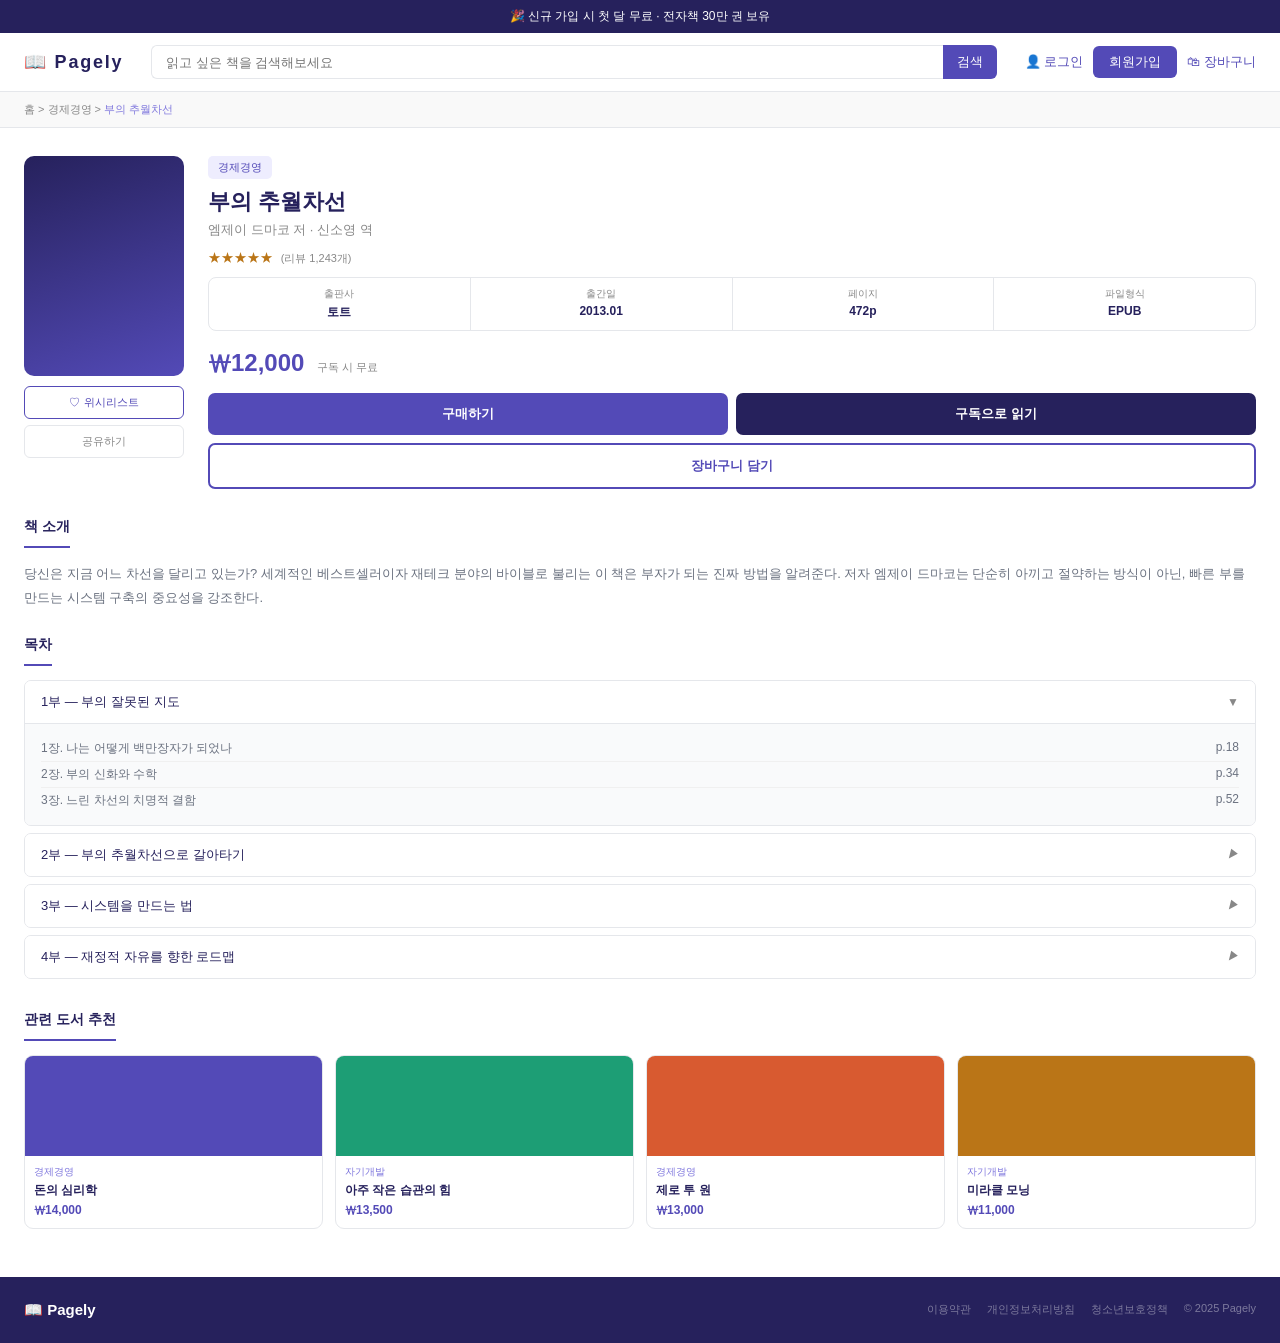
<file: mockups/mockup_detail.html>
<!DOCTYPE html>
<html lang="ko">
<head>
<meta charset="UTF-8"/>
<meta name="viewport" content="width=device-width, initial-scale=1.0"/>
<title>Pagely — 도서 상세 목업</title>
<style>
*{box-sizing:border-box;margin:0;padding:0;font-family:sans-serif}
body{background:#fff;color:#26215C}
.ann{background:#26215C;color:#fff;text-align:center;padding:8px;font-size:12px}
.nav{background:#fff;border-bottom:1px solid #e5e7eb;padding:12px 24px;display:flex;align-items:center;gap:12px}
.logo-txt{font-size:18px;font-weight:700;color:#26215C;letter-spacing:.1em}
.search-wrap{flex:1;display:flex;margin:0 16px}
.search-wrap input{flex:1;padding:8px 14px;border:1.5px solid #e5e7eb;border-right:none;border-radius:6px 0 0 6px;font-size:13px}
.search-wrap button{background:#534AB7;color:#fff;border:none;padding:8px 14px;border-radius:0 6px 6px 0;cursor:pointer}
.nav-right{display:flex;gap:10px;align-items:center}
.nav-link{font-size:13px;color:#534AB7;text-decoration:none}
.btn-reg{background:#534AB7;color:#fff;border:none;border-radius:6px;padding:7px 16px;font-size:13px;cursor:pointer}
.bc{padding:10px 24px;font-size:11px;color:#888;background:#f9f9f9;border-bottom:1px solid #e5e7eb}
.bc span{color:#7F77DD}
.detail-wrap{display:flex;gap:24px;padding:28px 24px}
.cov-col{flex-shrink:0;width:160px}
.cover-lg{width:160px;height:220px;background:linear-gradient(160deg,#26215C,#534AB7);border-radius:10px;margin-bottom:10px}
.cov-btn{width:100%;padding:8px;border:1px solid #534AB7;border-radius:6px;font-size:11px;color:#534AB7;background:transparent;margin-bottom:6px;cursor:pointer}
.cov-btn2{width:100%;padding:8px;border:1px solid #e5e7eb;border-radius:6px;font-size:11px;color:#888;background:transparent;cursor:pointer}
.meta-col{flex:1}
.genre-tag{display:inline-block;background:#EEEDFE;color:#534AB7;font-size:11px;font-weight:500;padding:4px 10px;border-radius:5px;margin-bottom:9px}
.bk-title-lg{font-size:22px;font-weight:700;color:#26215C;margin-bottom:4px;line-height:1.3}
.bk-author-lg{font-size:13px;color:#888;margin-bottom:10px}
.stars{color:#BA7517;font-size:13px;margin-bottom:10px}
.stars span{color:#888;font-size:11px;margin-left:4px}
.info-row{display:flex;border:1px solid #e5e7eb;border-radius:8px;overflow:hidden;margin-bottom:16px}
.info-item{flex:1;padding:9px;text-align:center;border-right:1px solid #e5e7eb}
.info-item:last-child{border-right:none}
.info-label{font-size:10px;color:#888;margin-bottom:3px}
.info-val{font-size:12px;font-weight:600;color:#26215C}
.price-main{font-size:24px;font-weight:700;color:#534AB7;margin-bottom:14px}
.price-sub{font-size:11px;color:#888;margin-left:6px;font-weight:400}
.btn-row{display:flex;gap:8px;margin-bottom:8px}
.btn-buy{flex:1;padding:12px;background:#534AB7;color:#fff;border:none;border-radius:7px;font-size:13px;font-weight:600;cursor:pointer}
.btn-sub{flex:1;padding:12px;background:#26215C;color:#fff;border:none;border-radius:7px;font-size:13px;font-weight:600;cursor:pointer}
.btn-cart{width:100%;padding:12px;border:2px solid #534AB7;color:#534AB7;background:transparent;border-radius:7px;font-size:13px;font-weight:600;cursor:pointer}
.sec{padding:0 24px 24px}
.sec-title{font-size:14px;font-weight:700;color:#26215C;padding-bottom:10px;border-bottom:2px solid #534AB7;margin-bottom:14px;display:inline-block}
.desc{font-size:13px;color:#6b7280;line-height:1.9}
.acc-item{border:1px solid #e5e7eb;border-radius:7px;margin-bottom:7px;overflow:hidden}
.acc-head{display:flex;align-items:center;justify-content:space-between;padding:12px 16px;background:#fff;cursor:pointer}
.acc-head span{font-size:13px;font-weight:500;color:#26215C}
.acc-head i{font-size:12px;color:#888}
.acc-body{padding:12px 16px;background:#f9fafb;border-top:1px solid #e5e7eb}
.toc{font-size:12px;color:#6b7280;padding:4px 0;border-bottom:1px solid #f0f0f0;display:flex;justify-content:space-between}
.toc:last-child{border-bottom:none}
.rel-grid{display:grid;grid-template-columns:repeat(4,1fr);gap:12px}
.rel{border:1px solid #e5e7eb;border-radius:9px;overflow:hidden}
.rc{height:100px}
.rc1{background:#534AB7}.rc2{background:#1D9E75}.rc3{background:#D85A30}.rc4{background:#BA7517}
.rel-info{padding:9px}
.rel-genre{font-size:10px;color:#7F77DD;font-weight:500;display:block;margin-bottom:3px}
.rel-title{font-size:12px;font-weight:600;color:#26215C;white-space:nowrap;overflow:hidden;text-overflow:ellipsis;margin-bottom:3px}
.rel-price{font-size:12px;color:#534AB7;font-weight:700}
.footer{background:#26215C;padding:24px;display:flex;justify-content:space-between;align-items:center;margin-top:24px}
.ft-logo{font-size:15px;font-weight:700;color:#fff}
.ft-links{display:flex;gap:16px}
.ft-links span{font-size:11px;color:rgba(255,255,255,.4)}
</style>
</head>
<body>

<div class="ann">🎉 신규 가입 시 첫 달 무료 · 전자책 30만 권 보유</div>
<div class="nav">
  <div class="logo-txt">📖 Pagely</div>
  <div class="search-wrap"><input placeholder="읽고 싶은 책을 검색해보세요"/><button>검색</button></div>
  <div class="nav-right">
    <a class="nav-link" href="mockup_login.html">👤 로그인</a>
    <button class="btn-reg">회원가입</button>
    <a class="nav-link" href="#">🛍 장바구니</a>
  </div>
</div>

<div class="bc">홈 &gt; 경제경영 &gt; <span>부의 추월차선</span></div>

<div class="detail-wrap">
  <div class="cov-col">
    <div class="cover-lg"></div>
    <button class="cov-btn">♡ 위시리스트</button>
    <button class="cov-btn2">공유하기</button>
  </div>
  <div class="meta-col">
    <span class="genre-tag">경제경영</span>
    <div class="bk-title-lg">부의 추월차선</div>
    <div class="bk-author-lg">엠제이 드마코 저 · 신소영 역</div>
    <div class="stars">★★★★★ <span>(리뷰 1,243개)</span></div>
    <div class="info-row">
      <div class="info-item"><div class="info-label">출판사</div><div class="info-val">토트</div></div>
      <div class="info-item"><div class="info-label">출간일</div><div class="info-val">2013.01</div></div>
      <div class="info-item"><div class="info-label">페이지</div><div class="info-val">472p</div></div>
      <div class="info-item"><div class="info-label">파일형식</div><div class="info-val">EPUB</div></div>
    </div>
    <div class="price-main">₩12,000 <span class="price-sub">구독 시 무료</span></div>
    <div class="btn-row">
      <button class="btn-buy">구매하기</button>
      <button class="btn-sub">구독으로 읽기</button>
    </div>
    <button class="btn-cart">장바구니 담기</button>
  </div>
</div>

<div class="sec">
  <div class="sec-title">책 소개</div>
  <div class="desc">당신은 지금 어느 차선을 달리고 있는가? 세계적인 베스트셀러이자 재테크 분야의 바이블로 불리는 이 책은 부자가 되는 진짜 방법을 알려준다. 저자 엠제이 드마코는 단순히 아끼고 절약하는 방식이 아닌, 빠른 부를 만드는 시스템 구축의 중요성을 강조한다.</div>
</div>

<div class="sec">
  <div class="sec-title">목차</div>
  <div class="acc-item">
    <div class="acc-head"><span>1부 — 부의 잘못된 지도</span><i>▼</i></div>
    <div class="acc-body">
      <div class="toc"><span>1장. 나는 어떻게 백만장자가 되었나</span><span>p.18</span></div>
      <div class="toc"><span>2장. 부의 신화와 수학</span><span>p.34</span></div>
      <div class="toc"><span>3장. 느린 차선의 치명적 결함</span><span>p.52</span></div>
    </div>
  </div>
  <div class="acc-item"><div class="acc-head"><span>2부 — 부의 추월차선으로 갈아타기</span><i>▶</i></div></div>
  <div class="acc-item"><div class="acc-head"><span>3부 — 시스템을 만드는 법</span><i>▶</i></div></div>
  <div class="acc-item"><div class="acc-head"><span>4부 — 재정적 자유를 향한 로드맵</span><i>▶</i></div></div>
</div>

<div class="sec">
  <div class="sec-title">관련 도서 추천</div>
  <div class="rel-grid">
    <div class="rel"><div class="rc rc1"></div><div class="rel-info"><span class="rel-genre">경제경영</span><div class="rel-title">돈의 심리학</div><div class="rel-price">₩14,000</div></div></div>
    <div class="rel"><div class="rc rc2"></div><div class="rel-info"><span class="rel-genre">자기개발</span><div class="rel-title">아주 작은 습관의 힘</div><div class="rel-price">₩13,500</div></div></div>
    <div class="rel"><div class="rc rc3"></div><div class="rel-info"><span class="rel-genre">경제경영</span><div class="rel-title">제로 투 원</div><div class="rel-price">₩13,000</div></div></div>
    <div class="rel"><div class="rc rc4"></div><div class="rel-info"><span class="rel-genre">자기개발</span><div class="rel-title">미라클 모닝</div><div class="rel-price">₩11,000</div></div></div>
  </div>
</div>

<div class="footer">
  <span class="ft-logo">📖 Pagely</span>
  <div class="ft-links">
    <span>이용약관</span><span>개인정보처리방침</span><span>청소년보호정책</span><span>© 2025 Pagely</span>
  </div>
</div>

</body>
</html>
</file>
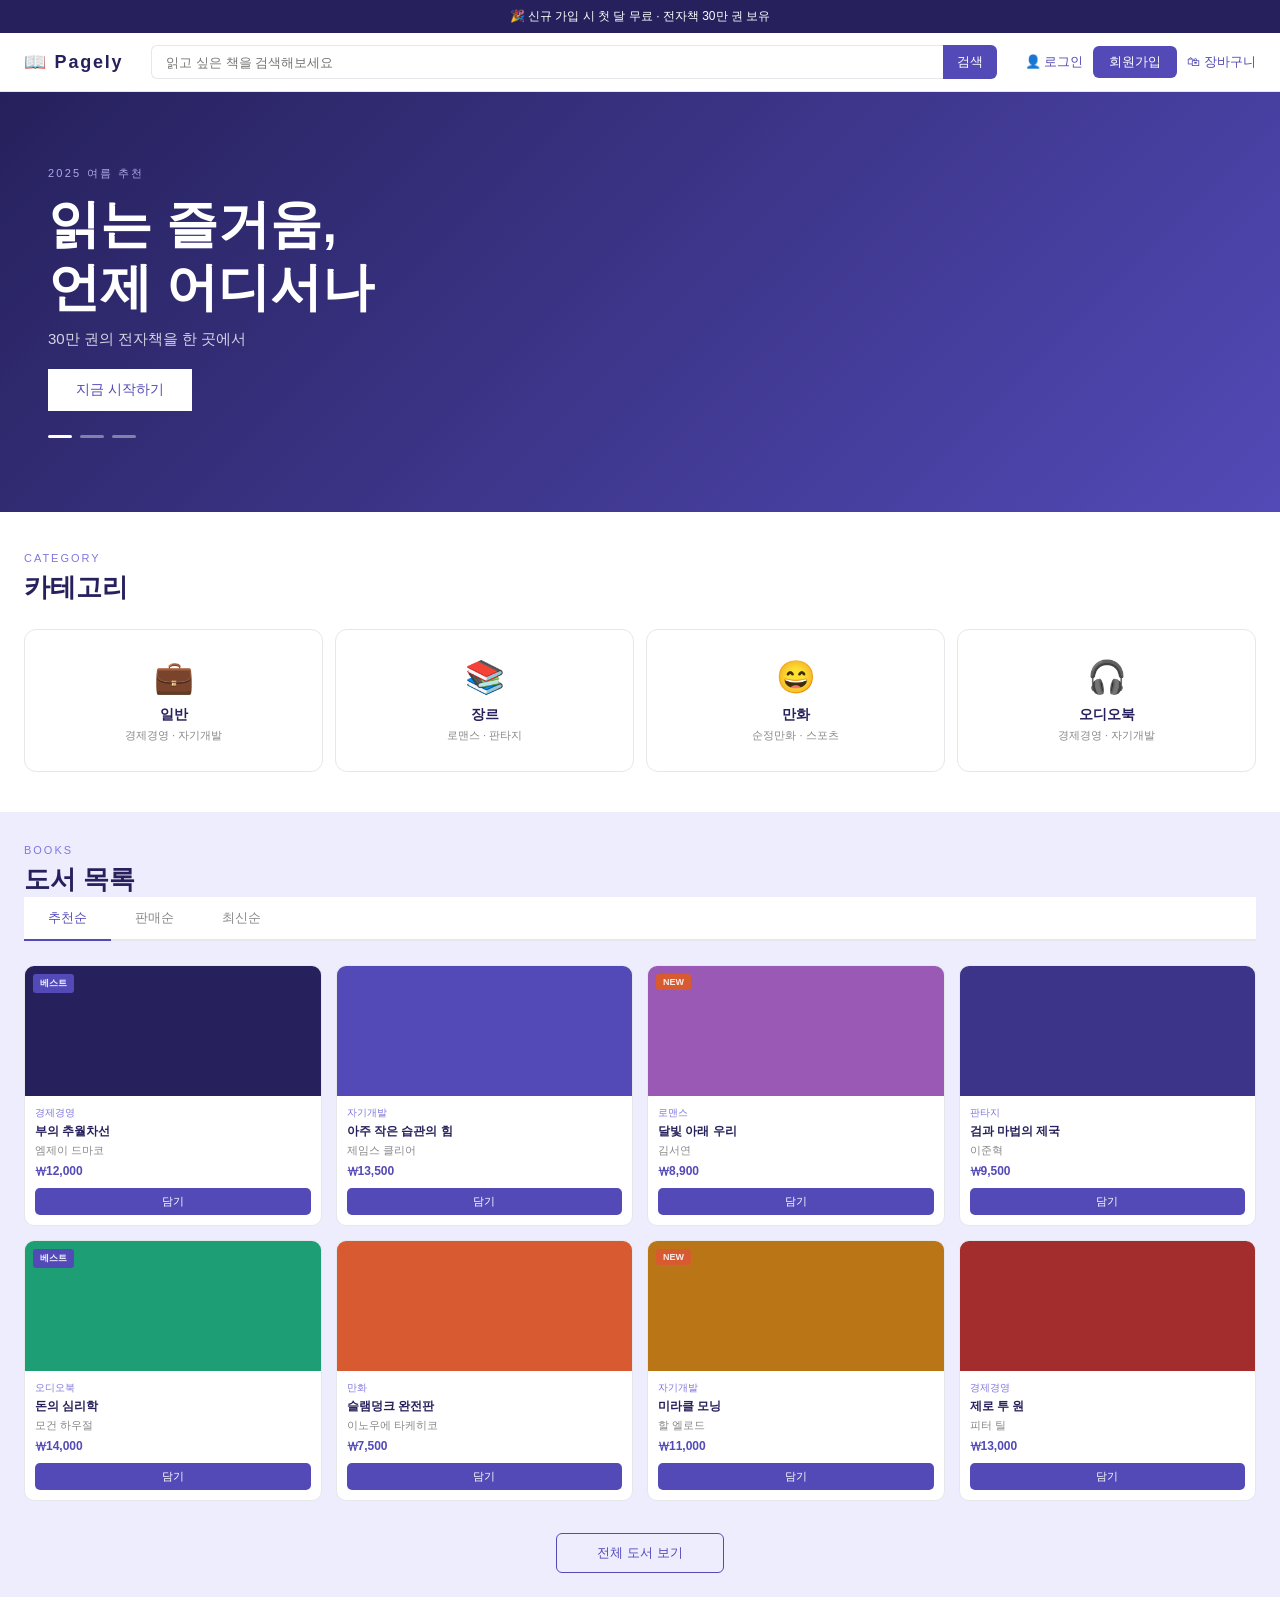
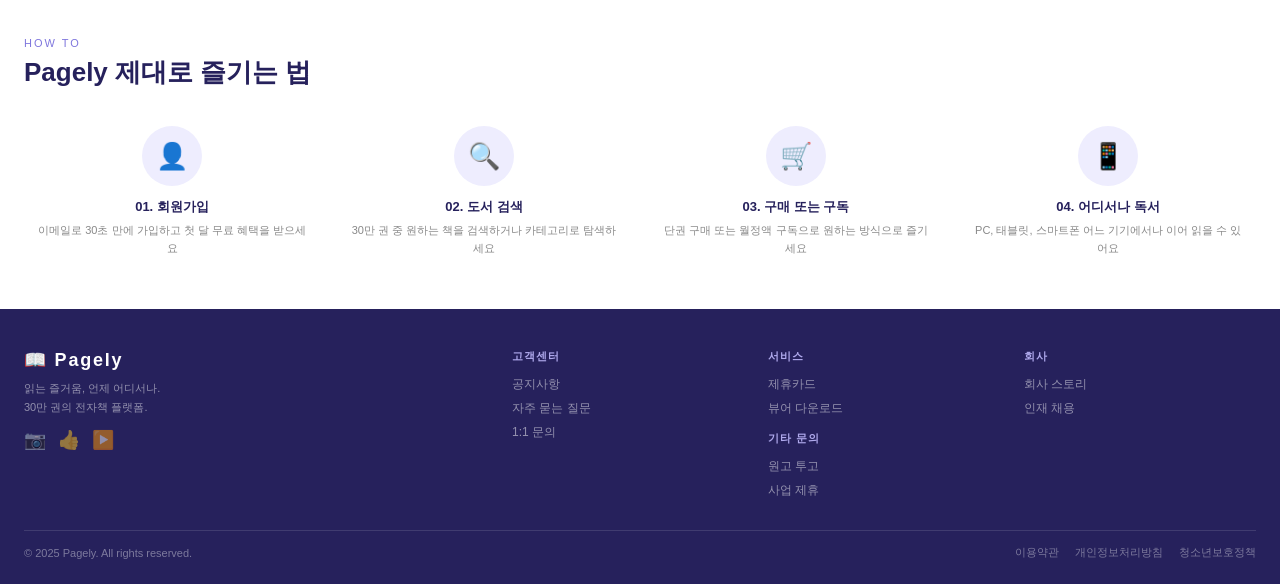
<file: mockups/mockup_index.html>
<!DOCTYPE html>
<html lang="ko">
<head>
<meta charset="UTF-8"/>
<meta name="viewport" content="width=device-width, initial-scale=1.0"/>
<title>Pagely — 메인 페이지 목업</title>
<style>
*{box-sizing:border-box;margin:0;padding:0;font-family:sans-serif}
body{background:#fff;color:#26215C}
/* 공지 바 */
.ann{background:#26215C;color:#fff;text-align:center;padding:8px;font-size:12px}
/* 네비 */
.nav{background:#fff;border-bottom:1px solid #e5e7eb;padding:12px 24px;display:flex;align-items:center;gap:12px}
.logo-txt{font-size:18px;font-weight:700;color:#26215C;letter-spacing:.1em}
.search-wrap{flex:1;display:flex;margin:0 16px}
.search-wrap input{flex:1;padding:8px 14px;border:1.5px solid #e5e7eb;border-right:none;border-radius:6px 0 0 6px;font-size:13px}
.search-wrap button{background:#534AB7;color:#fff;border:none;padding:8px 14px;border-radius:0 6px 6px 0;font-size:13px;cursor:pointer}
.nav-right{display:flex;gap:10px;align-items:center}
.nav-link{font-size:13px;color:#534AB7;text-decoration:none;display:flex;align-items:center;gap:4px}
.btn-reg{background:#534AB7;color:#fff;border:none;border-radius:6px;padding:7px 16px;font-size:13px;cursor:pointer}
/* 히어로 */
.hero{background:linear-gradient(135deg,#26215C,#534AB7);height:420px;display:flex;align-items:center;padding:0 48px}
.hero-sub{font-size:11px;letter-spacing:.2em;text-transform:uppercase;color:#AFA9EC;margin-bottom:12px}
.hero-title{font-size:52px;font-weight:700;color:#fff;line-height:1.2;margin-bottom:12px}
.hero-desc{font-size:15px;color:rgba(255,255,255,.8);margin-bottom:20px}
.hero-btn{background:#fff;color:#534AB7;border:none;border-radius:0;padding:12px 28px;font-size:14px;font-weight:500;cursor:pointer}
.hero-dots{display:flex;gap:8px;margin-top:24px}
.hero-dots span{width:24px;height:3px;border-radius:2px;background:rgba(255,255,255,.4)}
.hero-dots span.on{background:#fff}
/* 섹션 공통 */
.sec{padding:40px 24px}
.sec-sub{font-size:11px;letter-spacing:.18em;text-transform:uppercase;color:#7F77DD;margin-bottom:6px}
.sec-title{font-size:26px;font-weight:700;color:#26215C;margin-bottom:24px}
/* 카테고리 */
.cat-grid{display:grid;grid-template-columns:repeat(4,1fr);gap:12px}
.cat-card{border:1px solid #e5e7eb;border-radius:12px;padding:28px 16px;text-align:center;cursor:pointer;background:#fff;transition:all .25s}
.cat-card:hover{background:#534AB7;border-color:#534AB7;color:#fff}
.cat-icon{font-size:32px;margin-bottom:10px}
.cat-card h6{font-size:14px;font-weight:600;margin-bottom:4px}
.cat-card p{font-size:11px;color:#888}
.cat-card:hover p{color:rgba(255,255,255,.7)}
/* 도서 탭 */
.bg-light{background:#EEEDFE}
.tabs{display:flex;border-bottom:2px solid #e5e7eb;padding:0;background:#fff}
.tab{padding:12px 24px;font-size:13px;font-weight:500;color:#888;cursor:pointer;border-bottom:2px solid transparent;margin-bottom:-2px}
.tab.on{color:#534AB7;border-bottom-color:#534AB7}
.book-grid{display:grid;grid-template-columns:repeat(4,1fr);gap:14px;padding:24px}
.bk{background:#fff;border:1px solid #e5e7eb;border-radius:10px;overflow:hidden}
.bk-cov{height:130px;position:relative}
.bc1{background:#26215C}.bc2{background:#534AB7}.bc3{background:#9b59b6}.bc4{background:#3c3489}
.bc5{background:#1D9E75}.bc6{background:#D85A30}.bc7{background:#BA7517}.bc8{background:#A32D2D}
.bk-badge{position:absolute;top:8px;left:8px;background:#534AB7;color:#EEEDFE;font-size:9px;font-weight:700;padding:3px 7px;border-radius:3px}
.bk-badge.nw{background:#D85A30;color:#FAECE7}
.bk-info{padding:10px}
.bk-genre{font-size:10px;color:#7F77DD;font-weight:500;display:block;margin-bottom:3px}
.bk-title{font-size:12px;font-weight:600;color:#26215C;white-space:nowrap;overflow:hidden;text-overflow:ellipsis;margin-bottom:3px}
.bk-author{font-size:11px;color:#888;margin-bottom:5px}
.bk-price{font-size:12px;color:#534AB7;font-weight:700;margin-bottom:8px}
.bk-btn{display:block;width:100%;background:#534AB7;color:#fff;border:none;border-radius:5px;padding:6px;font-size:11px;cursor:pointer}
.more-btn-wrap{text-align:center;padding:8px 24px 24px}
.more-btn{padding:10px 40px;border:1.5px solid #534AB7;color:#534AB7;background:transparent;border-radius:6px;font-size:13px;cursor:pointer}
/* 즐기는 법 */
.guide-grid{display:grid;grid-template-columns:repeat(4,1fr);gap:16px}
.guide-item{text-align:center;padding:12px}
.guide-icon{width:60px;height:60px;background:#EEEDFE;border-radius:50%;margin:0 auto 12px;display:flex;align-items:center;justify-content:center;font-size:26px}
.guide-item h6{font-size:13px;font-weight:600;color:#26215C;margin-bottom:6px}
.guide-item p{font-size:11px;color:#888;line-height:1.6}
/* 푸터 */
.footer{background:#26215C;padding:40px 24px 24px}
.ft-grid{display:grid;grid-template-columns:2fr 1fr 1fr 1fr;gap:24px;margin-bottom:24px}
.ft-logo{font-size:18px;font-weight:700;color:#fff;letter-spacing:.1em;margin-bottom:8px}
.ft-desc{font-size:11px;color:rgba(255,255,255,.5);line-height:1.7}
.ft-head{font-size:11px;font-weight:600;letter-spacing:.1em;text-transform:uppercase;color:#AFA9EC;margin-bottom:12px}
.ft-link{display:block;font-size:12px;color:rgba(255,255,255,.5);text-decoration:none;margin-bottom:7px}
.ft-hr{border:none;border-top:1px solid rgba(255,255,255,.12);margin-bottom:14px}
.ft-bottom{display:flex;justify-content:space-between;align-items:center;flex-wrap:wrap;gap:8px}
.ft-copy{font-size:11px;color:rgba(255,255,255,.4)}
.ft-policy{display:flex;gap:16px}
.ft-policy span{font-size:11px;color:rgba(255,255,255,.4);cursor:pointer}
.social{display:flex;gap:12px;margin-top:12px}
.social a{color:rgba(255,255,255,.5);font-size:18px;text-decoration:none}
</style>
</head>
<body>

<div class="ann">🎉 신규 가입 시 첫 달 무료 · 전자책 30만 권 보유</div>

<div class="nav">
  <div class="logo-txt">📖 Pagely</div>
  <div class="search-wrap">
    <input placeholder="읽고 싶은 책을 검색해보세요"/>
    <button>검색</button>
  </div>
  <div class="nav-right">
    <a class="nav-link" href="mockup_login.html">👤 로그인</a>
    <button class="btn-reg">회원가입</button>
    <a class="nav-link" href="#">🛍 장바구니</a>
  </div>
</div>

<div class="hero">
  <div>
    <p class="hero-sub">2025 여름 추천</p>
    <h1 class="hero-title">읽는 즐거움,<br/>언제 어디서나</h1>
    <p class="hero-desc">30만 권의 전자책을 한 곳에서</p>
    <button class="hero-btn">지금 시작하기</button>
    <div class="hero-dots">
      <span class="on"></span><span></span><span></span>
    </div>
  </div>
</div>

<div class="sec">
  <p class="sec-sub">Category</p>
  <p class="sec-title">카테고리</p>
  <div class="cat-grid">
    <div class="cat-card"><div class="cat-icon">💼</div><h6>일반</h6><p>경제경영 · 자기개발</p></div>
    <div class="cat-card"><div class="cat-icon">📚</div><h6>장르</h6><p>로맨스 · 판타지</p></div>
    <div class="cat-card"><div class="cat-icon">😄</div><h6>만화</h6><p>순정만화 · 스포츠</p></div>
    <div class="cat-card"><div class="cat-icon">🎧</div><h6>오디오북</h6><p>경제경영 · 자기개발</p></div>
  </div>
</div>

<div class="bg-light">
  <div style="padding:32px 24px 0">
    <p class="sec-sub">Books</p>
    <p class="sec-title" style="margin-bottom:0">도서 목록</p>
  </div>
  <div class="tabs" style="margin:0 24px">
    <div class="tab on">추천순</div>
    <div class="tab">판매순</div>
    <div class="tab">최신순</div>
  </div>
  <div class="book-grid">
    <div class="bk"><div class="bk-cov bc1"><span class="bk-badge">베스트</span></div><div class="bk-info"><span class="bk-genre">경제경영</span><div class="bk-title">부의 추월차선</div><div class="bk-author">엠제이 드마코</div><div class="bk-price">₩12,000</div><button class="bk-btn">담기</button></div></div>
    <div class="bk"><div class="bk-cov bc2"></div><div class="bk-info"><span class="bk-genre">자기개발</span><div class="bk-title">아주 작은 습관의 힘</div><div class="bk-author">제임스 클리어</div><div class="bk-price">₩13,500</div><button class="bk-btn">담기</button></div></div>
    <div class="bk"><div class="bk-cov bc3"><span class="bk-badge nw">NEW</span></div><div class="bk-info"><span class="bk-genre">로맨스</span><div class="bk-title">달빛 아래 우리</div><div class="bk-author">김서연</div><div class="bk-price">₩8,900</div><button class="bk-btn">담기</button></div></div>
    <div class="bk"><div class="bk-cov bc4"></div><div class="bk-info"><span class="bk-genre">판타지</span><div class="bk-title">검과 마법의 제국</div><div class="bk-author">이준혁</div><div class="bk-price">₩9,500</div><button class="bk-btn">담기</button></div></div>
    <div class="bk"><div class="bk-cov bc5"><span class="bk-badge">베스트</span></div><div class="bk-info"><span class="bk-genre">오디오북</span><div class="bk-title">돈의 심리학</div><div class="bk-author">모건 하우절</div><div class="bk-price">₩14,000</div><button class="bk-btn">담기</button></div></div>
    <div class="bk"><div class="bk-cov bc6"></div><div class="bk-info"><span class="bk-genre">만화</span><div class="bk-title">슬램덩크 완전판</div><div class="bk-author">이노우에 타케히코</div><div class="bk-price">₩7,500</div><button class="bk-btn">담기</button></div></div>
    <div class="bk"><div class="bk-cov bc7"><span class="bk-badge nw">NEW</span></div><div class="bk-info"><span class="bk-genre">자기개발</span><div class="bk-title">미라클 모닝</div><div class="bk-author">할 엘로드</div><div class="bk-price">₩11,000</div><button class="bk-btn">담기</button></div></div>
    <div class="bk"><div class="bk-cov bc8"></div><div class="bk-info"><span class="bk-genre">경제경영</span><div class="bk-title">제로 투 원</div><div class="bk-author">피터 틸</div><div class="bk-price">₩13,000</div><button class="bk-btn">담기</button></div></div>
  </div>
  <div class="more-btn-wrap"><button class="more-btn">전체 도서 보기</button></div>
</div>

<div class="sec">
  <p class="sec-sub">How to</p>
  <p class="sec-title">Pagely 제대로 즐기는 법</p>
  <div class="guide-grid">
    <div class="guide-item"><div class="guide-icon">👤</div><h6>01. 회원가입</h6><p>이메일로 30초 만에 가입하고 첫 달 무료 혜택을 받으세요</p></div>
    <div class="guide-item"><div class="guide-icon">🔍</div><h6>02. 도서 검색</h6><p>30만 권 중 원하는 책을 검색하거나 카테고리로 탐색하세요</p></div>
    <div class="guide-item"><div class="guide-icon">🛒</div><h6>03. 구매 또는 구독</h6><p>단권 구매 또는 월정액 구독으로 원하는 방식으로 즐기세요</p></div>
    <div class="guide-item"><div class="guide-icon">📱</div><h6>04. 어디서나 독서</h6><p>PC, 태블릿, 스마트폰 어느 기기에서나 이어 읽을 수 있어요</p></div>
  </div>
</div>

<div class="footer">
  <div class="ft-grid">
    <div>
      <div class="ft-logo">📖 Pagely</div>
      <p class="ft-desc">읽는 즐거움, 언제 어디서나.<br/>30만 권의 전자책 플랫폼.</p>
      <div class="social">
        <a href="#">📷</a><a href="#">👍</a><a href="#">▶️</a>
      </div>
    </div>
    <div>
      <p class="ft-head">고객센터</p>
      <a class="ft-link" href="#">공지사항</a>
      <a class="ft-link" href="#">자주 묻는 질문</a>
      <a class="ft-link" href="#">1:1 문의</a>
    </div>
    <div>
      <p class="ft-head">서비스</p>
      <a class="ft-link" href="#">제휴카드</a>
      <a class="ft-link" href="#">뷰어 다운로드</a>
      <p class="ft-head" style="margin-top:14px">기타 문의</p>
      <a class="ft-link" href="#">원고 투고</a>
      <a class="ft-link" href="#">사업 제휴</a>
    </div>
    <div>
      <p class="ft-head">회사</p>
      <a class="ft-link" href="#">회사 스토리</a>
      <a class="ft-link" href="#">인재 채용</a>
    </div>
  </div>
  <hr class="ft-hr"/>
  <div class="ft-bottom">
    <span class="ft-copy">© 2025 Pagely. All rights reserved.</span>
    <div class="ft-policy">
      <span>이용약관</span><span>개인정보처리방침</span><span>청소년보호정책</span>
    </div>
  </div>
</div>

</body>
</html>
</file>
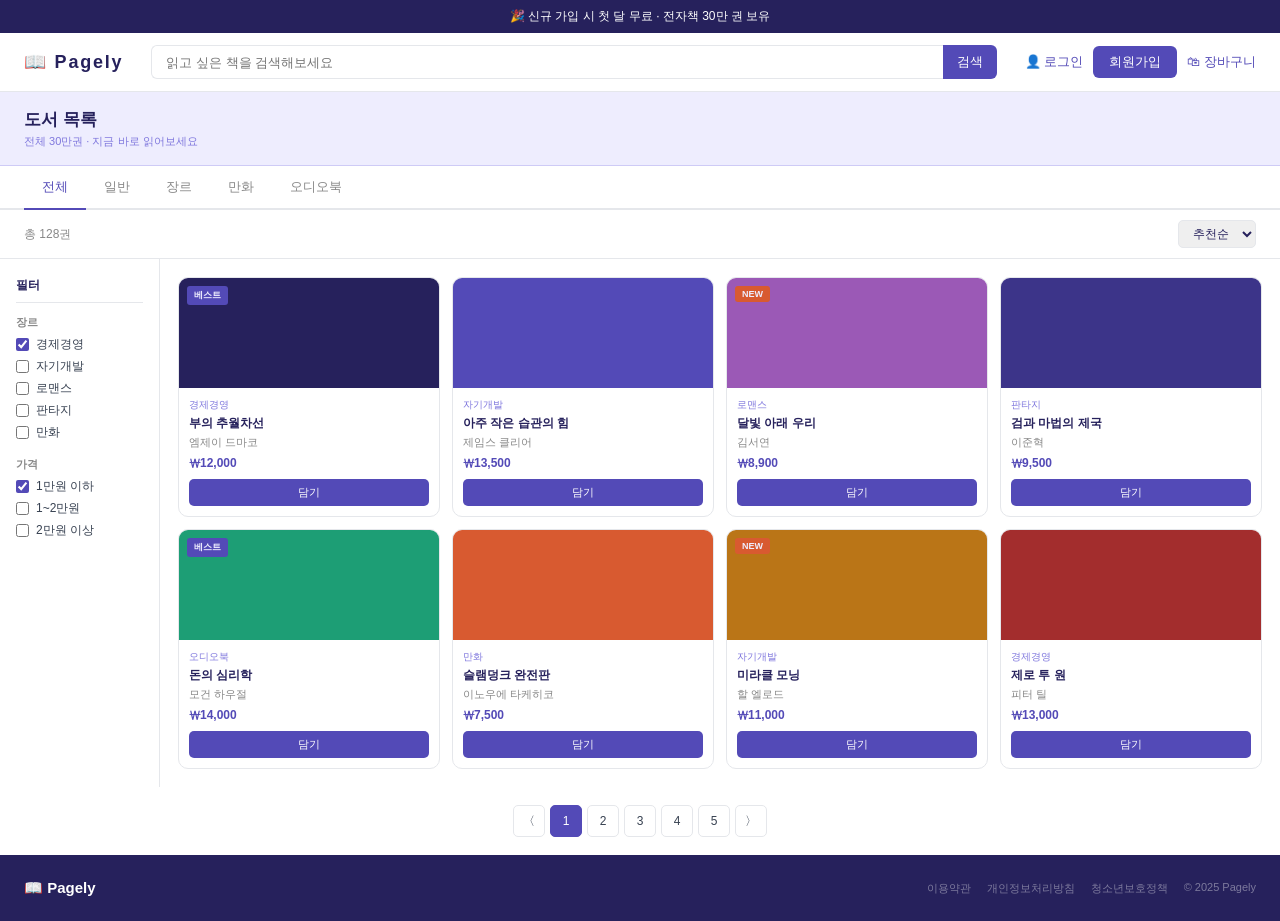
<file: mockups/mockup_list.html>
<!DOCTYPE html>
<html lang="ko">
<head>
<meta charset="UTF-8"/>
<meta name="viewport" content="width=device-width, initial-scale=1.0"/>
<title>Pagely — 도서 목록 목업</title>
<style>
*{box-sizing:border-box;margin:0;padding:0;font-family:sans-serif}
body{background:#fff;color:#26215C}
.ann{background:#26215C;color:#fff;text-align:center;padding:8px;font-size:12px}
.nav{background:#fff;border-bottom:1px solid #e5e7eb;padding:12px 24px;display:flex;align-items:center;gap:12px}
.logo-txt{font-size:18px;font-weight:700;color:#26215C;letter-spacing:.1em}
.search-wrap{flex:1;display:flex;margin:0 16px}
.search-wrap input{flex:1;padding:8px 14px;border:1.5px solid #e5e7eb;border-right:none;border-radius:6px 0 0 6px;font-size:13px}
.search-wrap button{background:#534AB7;color:#fff;border:none;padding:8px 14px;border-radius:0 6px 6px 0;cursor:pointer}
.nav-right{display:flex;gap:10px;align-items:center}
.nav-link{font-size:13px;color:#534AB7;text-decoration:none}
.btn-reg{background:#534AB7;color:#fff;border:none;border-radius:6px;padding:7px 16px;font-size:13px;cursor:pointer}
.pg-header{background:#EEEDFE;padding:16px 24px;border-bottom:1px solid #CECBF6}
.pg-header h2{font-size:17px;font-weight:600;color:#26215C}
.pg-header p{font-size:11px;color:#7F77DD;margin-top:3px}
.tabs{display:flex;border-bottom:2px solid #e5e7eb;padding:0 24px;background:#fff}
.tab{padding:12px 18px;font-size:13px;font-weight:500;color:#888;cursor:pointer;border-bottom:2px solid transparent;margin-bottom:-2px}
.tab.on{color:#534AB7;border-bottom-color:#534AB7}
.sort-row{display:flex;align-items:center;justify-content:space-between;padding:10px 24px;border-bottom:1px solid #e5e7eb}
.sort-row span{font-size:12px;color:#888}
.sort-row select{font-size:12px;padding:5px 10px;border:1px solid #e5e7eb;border-radius:5px;color:#26215C}
.body-wrap{display:flex}
.sidebar{width:160px;min-width:160px;padding:18px 16px;border-right:1px solid #e5e7eb}
.sidebar h4{font-size:12px;font-weight:600;color:#26215C;margin-bottom:12px;padding-bottom:8px;border-bottom:1px solid #e5e7eb}
.fg{margin-bottom:16px}
.fg p{font-size:11px;color:#888;margin-bottom:6px;font-weight:600}
.fi{display:flex;align-items:center;gap:7px;margin-bottom:5px}
.fi input{accent-color:#534AB7}
.fi label{font-size:12px;color:#374151}
.grid{flex:1;padding:18px;display:grid;grid-template-columns:repeat(4,1fr);gap:12px}
.bk{background:#fff;border:1px solid #e5e7eb;border-radius:10px;overflow:hidden}
.bk-cov{height:110px;position:relative}
.bc1{background:#26215C}.bc2{background:#534AB7}.bc3{background:#9b59b6}.bc4{background:#3c3489}
.bc5{background:#1D9E75}.bc6{background:#D85A30}.bc7{background:#BA7517}.bc8{background:#A32D2D}
.bk-badge{position:absolute;top:8px;left:8px;background:#534AB7;color:#EEEDFE;font-size:9px;font-weight:700;padding:3px 7px;border-radius:3px}
.bk-badge.nw{background:#D85A30}
.bk-info{padding:10px}
.bk-genre{font-size:10px;color:#7F77DD;font-weight:500;display:block;margin-bottom:3px}
.bk-title{font-size:12px;font-weight:600;color:#26215C;white-space:nowrap;overflow:hidden;text-overflow:ellipsis;margin-bottom:3px}
.bk-author{font-size:11px;color:#888;margin-bottom:5px}
.bk-price{font-size:12px;color:#534AB7;font-weight:700;margin-bottom:7px}
.bk-btn{display:block;width:100%;background:#534AB7;color:#fff;border:none;border-radius:5px;padding:6px;font-size:11px;cursor:pointer}
.pagination{display:flex;justify-content:center;gap:5px;padding:18px}
.pg-btn{width:32px;height:32px;border:1px solid #e5e7eb;border-radius:5px;display:flex;align-items:center;justify-content:center;font-size:12px;color:#374151;background:#fff;cursor:pointer}
.pg-btn.on{background:#534AB7;color:#fff;border-color:#534AB7}
.footer{background:#26215C;padding:24px;display:flex;justify-content:space-between;align-items:center}
.ft-logo{font-size:15px;font-weight:700;color:#fff}
.ft-links{display:flex;gap:16px}
.ft-links span{font-size:11px;color:rgba(255,255,255,.4)}
</style>
</head>
<body>

<div class="ann">🎉 신규 가입 시 첫 달 무료 · 전자책 30만 권 보유</div>
<div class="nav">
  <div class="logo-txt">📖 Pagely</div>
  <div class="search-wrap"><input placeholder="읽고 싶은 책을 검색해보세요"/><button>검색</button></div>
  <div class="nav-right">
    <a class="nav-link" href="mockup_login.html">👤 로그인</a>
    <button class="btn-reg">회원가입</button>
    <a class="nav-link" href="#">🛍 장바구니</a>
  </div>
</div>

<div class="pg-header"><h2>도서 목록</h2><p>전체 30만권 · 지금 바로 읽어보세요</p></div>

<div class="tabs">
  <div class="tab on">전체</div>
  <div class="tab">일반</div>
  <div class="tab">장르</div>
  <div class="tab">만화</div>
  <div class="tab">오디오북</div>
</div>

<div class="sort-row">
  <span>총 128권</span>
  <select><option>추천순</option><option>판매순</option><option>최신순</option></select>
</div>

<div class="body-wrap">
  <div class="sidebar">
    <h4>필터</h4>
    <div class="fg"><p>장르</p>
      <div class="fi"><input type="checkbox" checked/><label>경제경영</label></div>
      <div class="fi"><input type="checkbox"/><label>자기개발</label></div>
      <div class="fi"><input type="checkbox"/><label>로맨스</label></div>
      <div class="fi"><input type="checkbox"/><label>판타지</label></div>
      <div class="fi"><input type="checkbox"/><label>만화</label></div>
    </div>
    <div class="fg"><p>가격</p>
      <div class="fi"><input type="checkbox" checked/><label>1만원 이하</label></div>
      <div class="fi"><input type="checkbox"/><label>1~2만원</label></div>
      <div class="fi"><input type="checkbox"/><label>2만원 이상</label></div>
    </div>
  </div>
  <div class="grid">
    <div class="bk"><div class="bk-cov bc1"><span class="bk-badge">베스트</span></div><div class="bk-info"><span class="bk-genre">경제경영</span><div class="bk-title">부의 추월차선</div><div class="bk-author">엠제이 드마코</div><div class="bk-price">₩12,000</div><button class="bk-btn">담기</button></div></div>
    <div class="bk"><div class="bk-cov bc2"></div><div class="bk-info"><span class="bk-genre">자기개발</span><div class="bk-title">아주 작은 습관의 힘</div><div class="bk-author">제임스 클리어</div><div class="bk-price">₩13,500</div><button class="bk-btn">담기</button></div></div>
    <div class="bk"><div class="bk-cov bc3"><span class="bk-badge nw">NEW</span></div><div class="bk-info"><span class="bk-genre">로맨스</span><div class="bk-title">달빛 아래 우리</div><div class="bk-author">김서연</div><div class="bk-price">₩8,900</div><button class="bk-btn">담기</button></div></div>
    <div class="bk"><div class="bk-cov bc4"></div><div class="bk-info"><span class="bk-genre">판타지</span><div class="bk-title">검과 마법의 제국</div><div class="bk-author">이준혁</div><div class="bk-price">₩9,500</div><button class="bk-btn">담기</button></div></div>
    <div class="bk"><div class="bk-cov bc5"><span class="bk-badge">베스트</span></div><div class="bk-info"><span class="bk-genre">오디오북</span><div class="bk-title">돈의 심리학</div><div class="bk-author">모건 하우절</div><div class="bk-price">₩14,000</div><button class="bk-btn">담기</button></div></div>
    <div class="bk"><div class="bk-cov bc6"></div><div class="bk-info"><span class="bk-genre">만화</span><div class="bk-title">슬램덩크 완전판</div><div class="bk-author">이노우에 타케히코</div><div class="bk-price">₩7,500</div><button class="bk-btn">담기</button></div></div>
    <div class="bk"><div class="bk-cov bc7"><span class="bk-badge nw">NEW</span></div><div class="bk-info"><span class="bk-genre">자기개발</span><div class="bk-title">미라클 모닝</div><div class="bk-author">할 엘로드</div><div class="bk-price">₩11,000</div><button class="bk-btn">담기</button></div></div>
    <div class="bk"><div class="bk-cov bc8"></div><div class="bk-info"><span class="bk-genre">경제경영</span><div class="bk-title">제로 투 원</div><div class="bk-author">피터 틸</div><div class="bk-price">₩13,000</div><button class="bk-btn">담기</button></div></div>
  </div>
</div>

<div class="pagination">
  <div class="pg-btn">〈</div>
  <div class="pg-btn on">1</div>
  <div class="pg-btn">2</div>
  <div class="pg-btn">3</div>
  <div class="pg-btn">4</div>
  <div class="pg-btn">5</div>
  <div class="pg-btn">〉</div>
</div>

<div class="footer">
  <span class="ft-logo">📖 Pagely</span>
  <div class="ft-links">
    <span>이용약관</span><span>개인정보처리방침</span><span>청소년보호정책</span><span>© 2025 Pagely</span>
  </div>
</div>

</body>
</html>
</file>
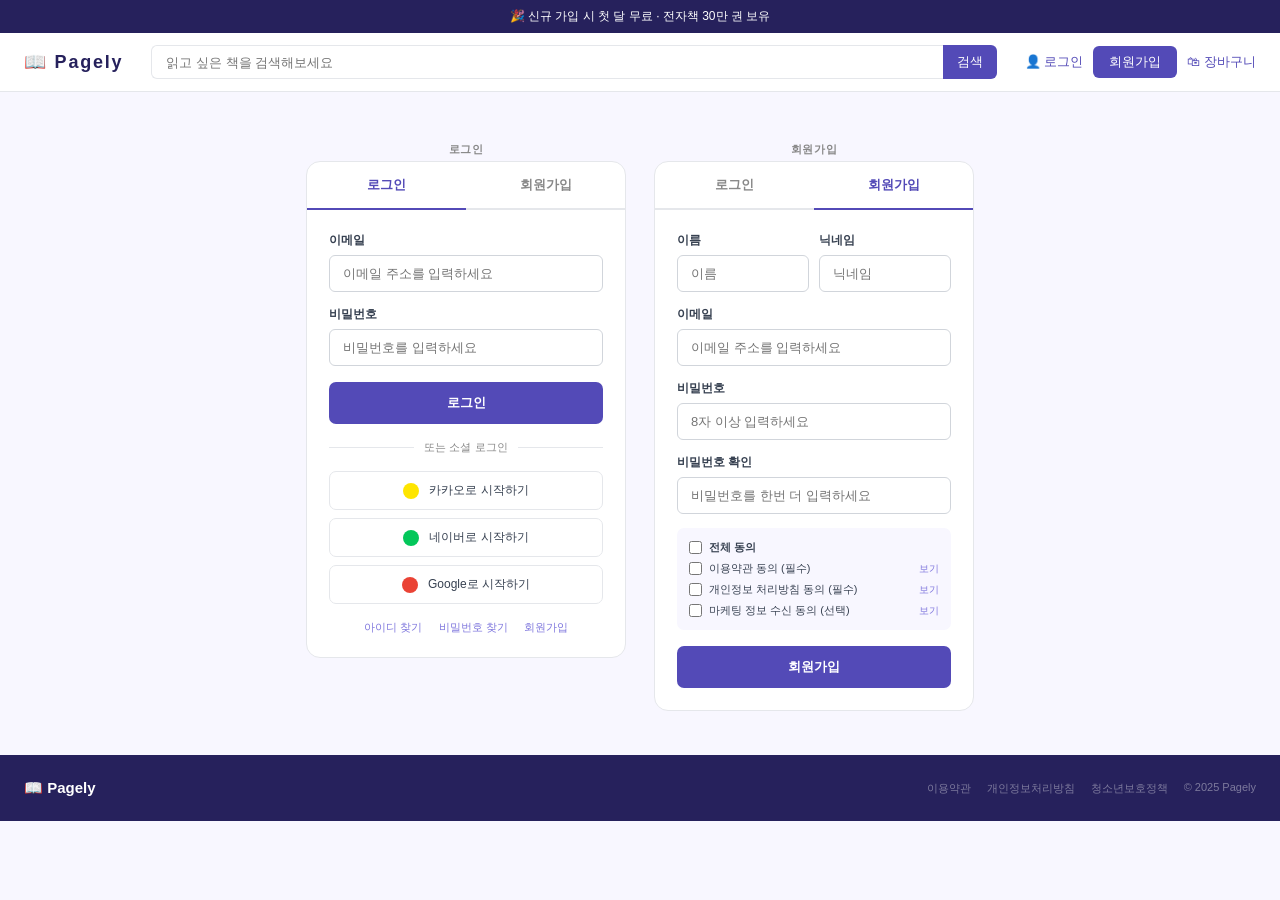
<file: mockups/mockup_login.html>
<!DOCTYPE html>
<html lang="ko">
<head>
<meta charset="UTF-8"/>
<meta name="viewport" content="width=device-width, initial-scale=1.0"/>
<title>Pagely — 로그인/회원가입 목업</title>
<style>
*{box-sizing:border-box;margin:0;padding:0;font-family:sans-serif}
body{background:#F8F7FF;color:#26215C}
.ann{background:#26215C;color:#fff;text-align:center;padding:8px;font-size:12px}
.nav{background:#fff;border-bottom:1px solid #e5e7eb;padding:12px 24px;display:flex;align-items:center;gap:12px}
.logo-txt{font-size:18px;font-weight:700;color:#26215C;letter-spacing:.1em}
.search-wrap{flex:1;display:flex;margin:0 16px}
.search-wrap input{flex:1;padding:8px 14px;border:1.5px solid #e5e7eb;border-right:none;border-radius:6px 0 0 6px;font-size:13px}
.search-wrap button{background:#534AB7;color:#fff;border:none;padding:8px 14px;border-radius:0 6px 6px 0;cursor:pointer}
.nav-right{display:flex;gap:10px;align-items:center}
.nav-link{font-size:13px;color:#534AB7;text-decoration:none}
.btn-reg{background:#534AB7;color:#fff;border:none;border-radius:6px;padding:7px 16px;font-size:13px;cursor:pointer}
.body-wrap{padding:36px 24px;display:flex;gap:28px;justify-content:center;flex-wrap:wrap}
.card{background:#fff;border:1px solid #e5e7eb;border-radius:14px;overflow:hidden;width:320px;flex-shrink:0}
.tabs{display:flex;border-bottom:2px solid #e5e7eb}
.tab{flex:1;padding:14px;text-align:center;font-size:13px;font-weight:600;color:#888;cursor:pointer;border-bottom:2px solid transparent;margin-bottom:-2px}
.tab.on{color:#534AB7;border-bottom-color:#534AB7}
.form-wrap{padding:22px}
.form-group{margin-bottom:14px}
.form-group label{display:block;font-size:12px;font-weight:600;color:#374151;margin-bottom:6px}
.form-group input{width:100%;padding:10px 13px;border:1px solid #d1d5db;border-radius:6px;font-size:13px;color:#374151}
.form-group input:focus{outline:none;border-color:#534AB7}
.btn-main{width:100%;padding:12px;background:#534AB7;color:#fff;border:none;border-radius:7px;font-size:13px;font-weight:600;margin-top:2px;cursor:pointer}
.divider{display:flex;align-items:center;gap:10px;margin:16px 0}
.divider hr{flex:1;border:none;border-top:1px solid #e5e7eb}
.divider span{font-size:11px;color:#888;white-space:nowrap}
.social-btns{display:flex;flex-direction:column;gap:8px}
.social-btn{display:flex;align-items:center;justify-content:center;gap:10px;padding:10px;border:1px solid #e5e7eb;border-radius:7px;font-size:12px;cursor:pointer;color:#374151;background:#fff}
.dot{width:16px;height:16px;border-radius:50%;flex-shrink:0}
.kakao{background:#FEE500}
.naver{background:#03C75A}
.google{background:#EA4335}
.links{display:flex;justify-content:center;gap:16px;margin-top:16px}
.links a{font-size:11px;color:#7F77DD;text-decoration:none;cursor:pointer}
.agree-box{background:#F8F7FF;border-radius:7px;padding:12px;margin-bottom:14px}
.ai{display:flex;align-items:center;gap:7px;margin-bottom:6px}
.ai:last-child{margin-bottom:0}
.ai input{accent-color:#534AB7}
.ai label{font-size:11px;color:#374151;flex:1}
.ai span{font-size:10px;color:#7F77DD;cursor:pointer}
.row2{display:flex;gap:10px}
.row2 .form-group{flex:1}
.card-label{text-align:center;padding:14px 0 4px;font-size:11px;color:#888;font-weight:600;letter-spacing:.05em;text-transform:uppercase}
.footer{background:#26215C;padding:24px;display:flex;justify-content:space-between;align-items:center;margin-top:8px}
.ft-logo{font-size:15px;font-weight:700;color:#fff}
.ft-links{display:flex;gap:16px}
.ft-links span{font-size:11px;color:rgba(255,255,255,.4)}
</style>
</head>
<body>

<div class="ann">🎉 신규 가입 시 첫 달 무료 · 전자책 30만 권 보유</div>
<div class="nav">
  <div class="logo-txt">📖 Pagely</div>
  <div class="search-wrap"><input placeholder="읽고 싶은 책을 검색해보세요"/><button>검색</button></div>
  <div class="nav-right">
    <a class="nav-link" href="#">👤 로그인</a>
    <button class="btn-reg">회원가입</button>
    <a class="nav-link" href="#">🛍 장바구니</a>
  </div>
</div>

<div class="body-wrap">

  <!-- 로그인 카드 -->
  <div>
    <p class="card-label">로그인</p>
    <div class="card">
      <div class="tabs">
        <div class="tab on">로그인</div>
        <div class="tab">회원가입</div>
      </div>
      <div class="form-wrap">
        <div class="form-group"><label>이메일</label><input type="email" placeholder="이메일 주소를 입력하세요"/></div>
        <div class="form-group"><label>비밀번호</label><input type="password" placeholder="비밀번호를 입력하세요"/></div>
        <button class="btn-main">로그인</button>
        <div class="divider"><hr/><span>또는 소셜 로그인</span><hr/></div>
        <div class="social-btns">
          <div class="social-btn"><div class="dot kakao"></div>카카오로 시작하기</div>
          <div class="social-btn"><div class="dot naver"></div>네이버로 시작하기</div>
          <div class="social-btn"><div class="dot google"></div>Google로 시작하기</div>
        </div>
        <div class="links">
          <a>아이디 찾기</a><a>비밀번호 찾기</a><a>회원가입</a>
        </div>
      </div>
    </div>
  </div>

  <!-- 회원가입 카드 -->
  <div>
    <p class="card-label">회원가입</p>
    <div class="card">
      <div class="tabs">
        <div class="tab">로그인</div>
        <div class="tab on">회원가입</div>
      </div>
      <div class="form-wrap">
        <div class="row2">
          <div class="form-group"><label>이름</label><input type="text" placeholder="이름"/></div>
          <div class="form-group"><label>닉네임</label><input type="text" placeholder="닉네임"/></div>
        </div>
        <div class="form-group"><label>이메일</label><input type="email" placeholder="이메일 주소를 입력하세요"/></div>
        <div class="form-group"><label>비밀번호</label><input type="password" placeholder="8자 이상 입력하세요"/></div>
        <div class="form-group"><label>비밀번호 확인</label><input type="password" placeholder="비밀번호를 한번 더 입력하세요"/></div>
        <div class="agree-box">
          <div class="ai"><input type="checkbox"/><label><strong>전체 동의</strong></label></div>
          <div class="ai"><input type="checkbox"/><label>이용약관 동의 (필수)</label><span>보기</span></div>
          <div class="ai"><input type="checkbox"/><label>개인정보 처리방침 동의 (필수)</label><span>보기</span></div>
          <div class="ai"><input type="checkbox"/><label>마케팅 정보 수신 동의 (선택)</label><span>보기</span></div>
        </div>
        <button class="btn-main">회원가입</button>
      </div>
    </div>
  </div>

</div>

<div class="footer">
  <span class="ft-logo">📖 Pagely</span>
  <div class="ft-links">
    <span>이용약관</span><span>개인정보처리방침</span><span>청소년보호정책</span><span>© 2025 Pagely</span>
  </div>
</div>

</body>
</html>
</file>
